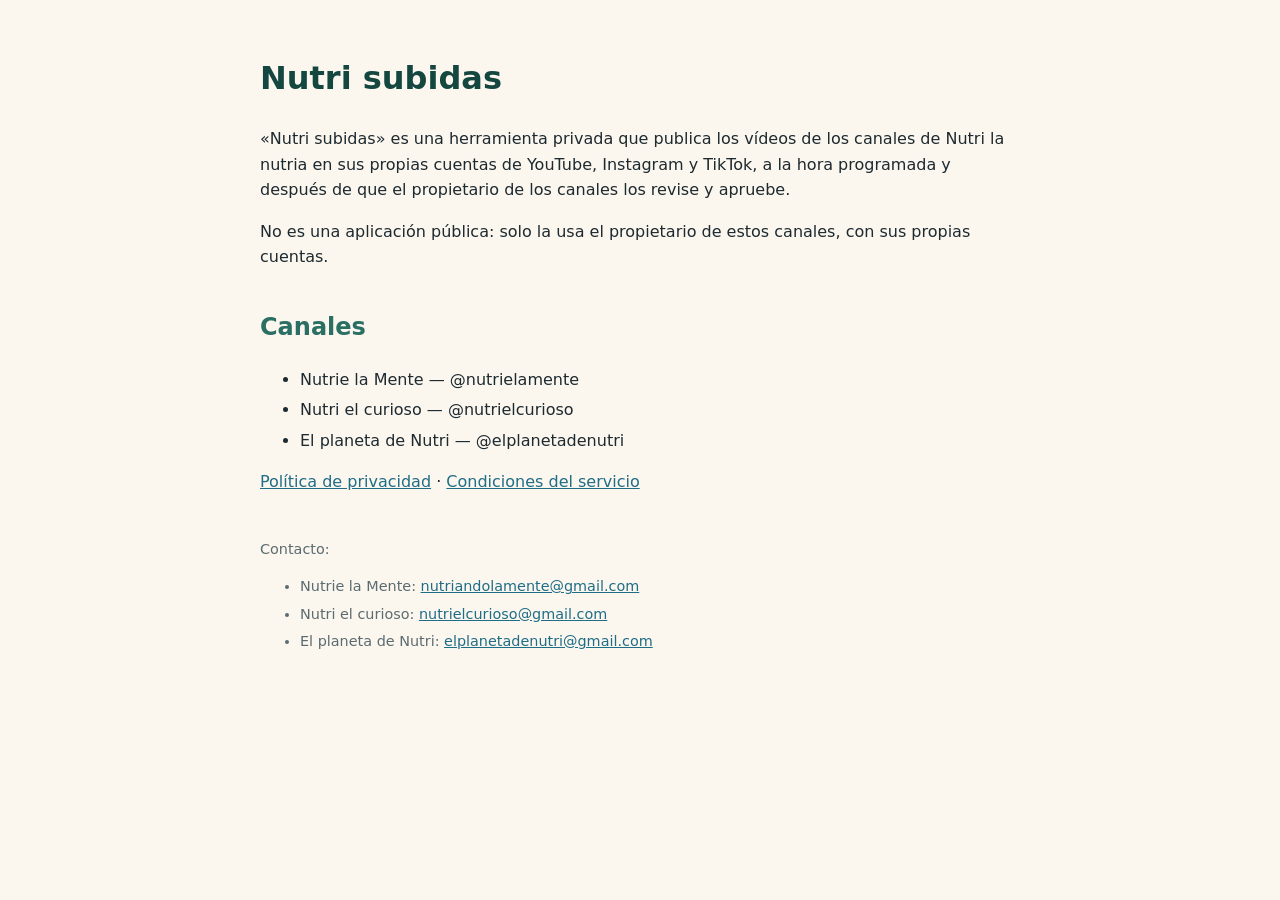
<file: index.html>
<!doctype html><html lang="es"><head><meta charset="utf-8"><meta name="viewport" content="width=device-width,initial-scale=1">
<title>Nutri subidas</title><link rel="stylesheet" href="estilo.css"></head><body>
<h1>Nutri subidas</h1>
<p>«Nutri subidas» es una herramienta privada que publica los vídeos de los canales de Nutri la nutria en sus propias cuentas de YouTube, Instagram y TikTok, a la hora programada y después de que el propietario de los canales los revise y apruebe.</p>
<p>No es una aplicación pública: solo la usa el propietario de estos canales, con sus propias cuentas.</p>
<h2>Canales</h2>
<ul class="canales"><li>Nutrie la Mente — @nutrielamente</li><li>Nutri el curioso — @nutrielcurioso</li><li>El planeta de Nutri — @elplanetadenutri</li></ul>
<p><a href="privacidad.html">Política de privacidad</a> · <a href="condiciones.html">Condiciones del servicio</a></p>
<footer>Contacto:<ul class="canales"><li>Nutrie la Mente: <a href="mailto:nutriandolamente@gmail.com">nutriandolamente@gmail.com</a></li><li>Nutri el curioso: <a href="mailto:nutrielcurioso@gmail.com">nutrielcurioso@gmail.com</a></li><li>El planeta de Nutri: <a href="mailto:elplanetadenutri@gmail.com">elplanetadenutri@gmail.com</a></li></ul></footer></body></html>
</file>
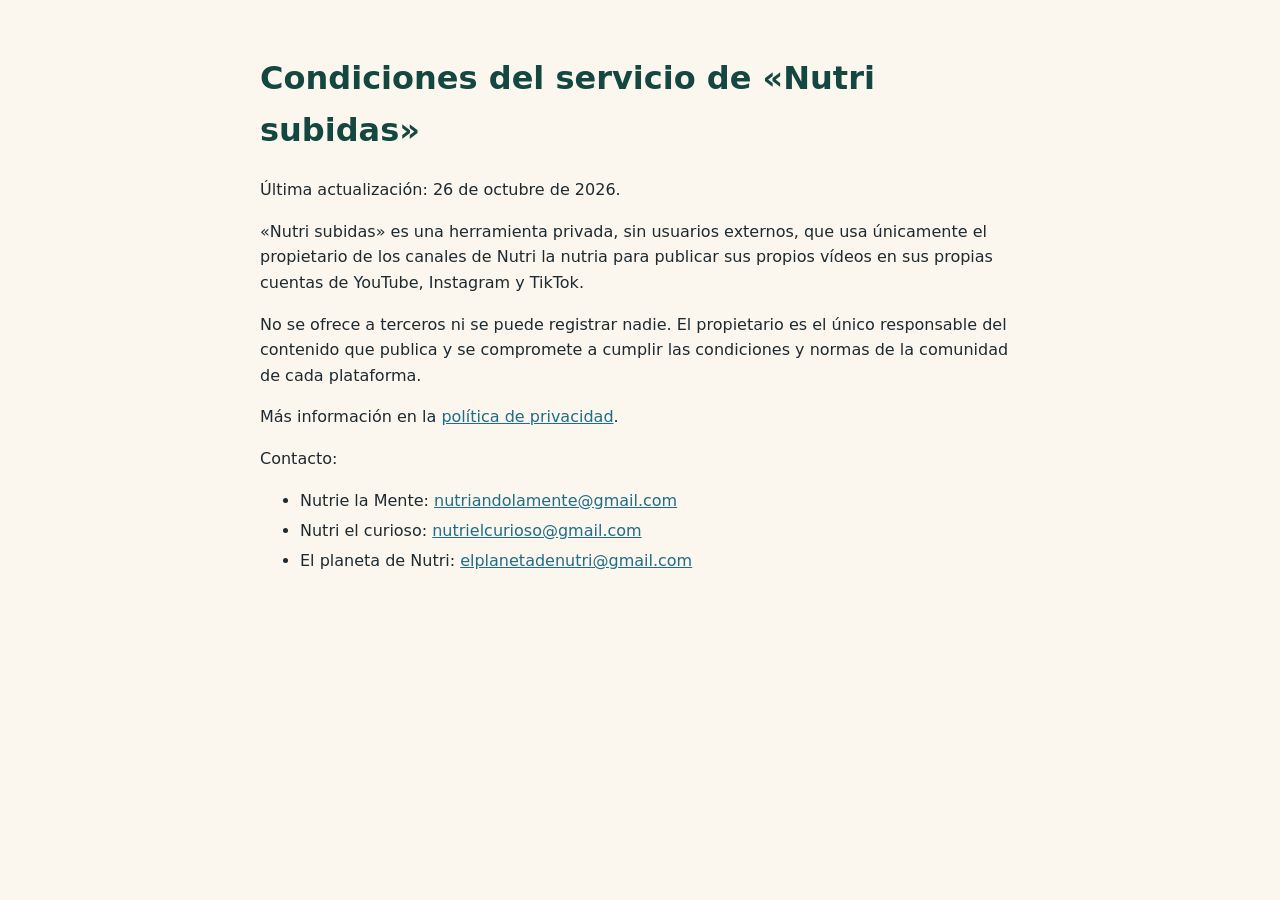
<file: condiciones.html>
<!doctype html><html lang="es"><head><meta charset="utf-8"><meta name="viewport" content="width=device-width,initial-scale=1">
<title>Condiciones del servicio</title><link rel="stylesheet" href="estilo.css"></head><body>
<h1>Condiciones del servicio de «Nutri subidas»</h1>
<p>Última actualización: 26 de octubre de 2026.</p>
<p>«Nutri subidas» es una herramienta privada, sin usuarios externos, que usa únicamente el propietario de los canales de Nutri la nutria para publicar sus propios vídeos en sus propias cuentas de YouTube, Instagram y TikTok.</p>
<p>No se ofrece a terceros ni se puede registrar nadie. El propietario es el único responsable del contenido que publica y se compromete a cumplir las condiciones y normas de la comunidad de cada plataforma.</p>
<p>Más información en la <a href="privacidad.html">política de privacidad</a>.</p>
<p>Contacto:</p><ul class="canales"><li>Nutrie la Mente: <a href="mailto:nutriandolamente@gmail.com">nutriandolamente@gmail.com</a></li><li>Nutri el curioso: <a href="mailto:nutrielcurioso@gmail.com">nutrielcurioso@gmail.com</a></li><li>El planeta de Nutri: <a href="mailto:elplanetadenutri@gmail.com">elplanetadenutri@gmail.com</a></li></ul>
</body></html>
</file>
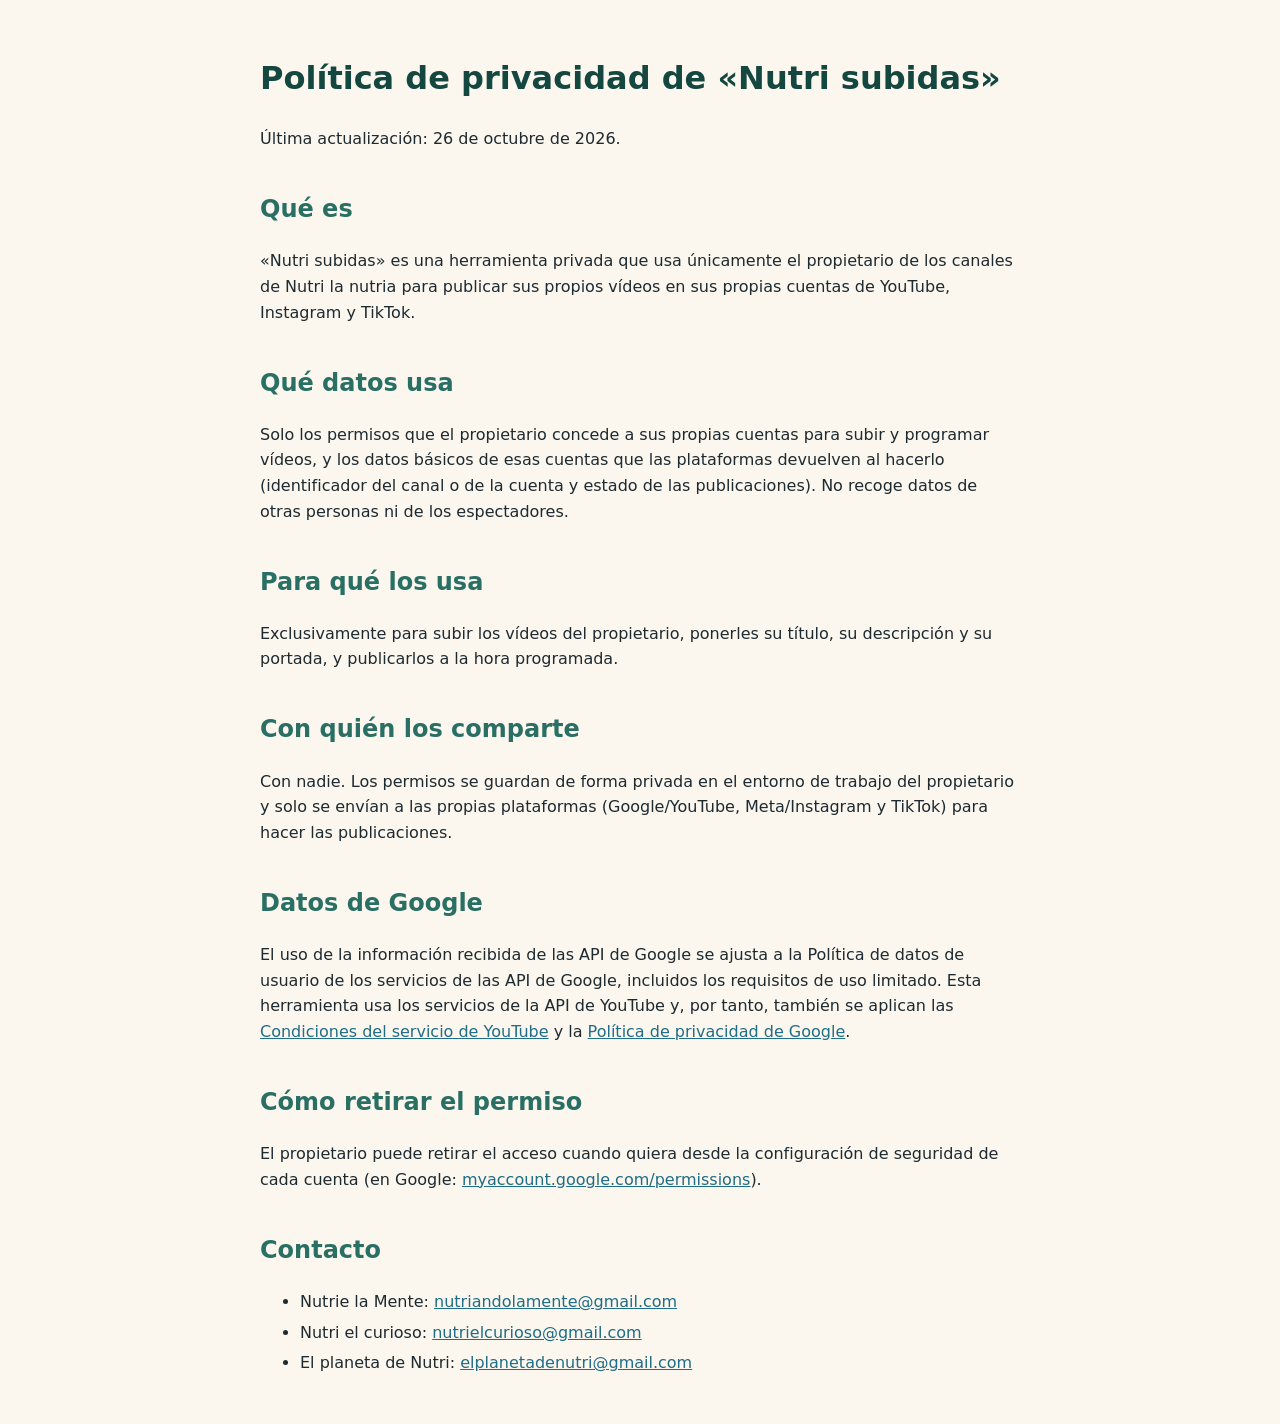
<file: privacidad.html>
<!doctype html><html lang="es"><head><meta charset="utf-8"><meta name="viewport" content="width=device-width,initial-scale=1">
<title>Política de privacidad</title><link rel="stylesheet" href="estilo.css"></head><body>
<h1>Política de privacidad de «Nutri subidas»</h1>
<p>Última actualización: 26 de octubre de 2026.</p>
<h2>Qué es</h2>
<p>«Nutri subidas» es una herramienta privada que usa únicamente el propietario de los canales de Nutri la nutria para publicar sus propios vídeos en sus propias cuentas de YouTube, Instagram y TikTok.</p>
<h2>Qué datos usa</h2>
<p>Solo los permisos que el propietario concede a sus propias cuentas para subir y programar vídeos, y los datos básicos de esas cuentas que las plataformas devuelven al hacerlo (identificador del canal o de la cuenta y estado de las publicaciones). No recoge datos de otras personas ni de los espectadores.</p>
<h2>Para qué los usa</h2>
<p>Exclusivamente para subir los vídeos del propietario, ponerles su título, su descripción y su portada, y publicarlos a la hora programada.</p>
<h2>Con quién los comparte</h2>
<p>Con nadie. Los permisos se guardan de forma privada en el entorno de trabajo del propietario y solo se envían a las propias plataformas (Google/YouTube, Meta/Instagram y TikTok) para hacer las publicaciones.</p>
<h2>Datos de Google</h2>
<p>El uso de la información recibida de las API de Google se ajusta a la Política de datos de usuario de los servicios de las API de Google, incluidos los requisitos de uso limitado. Esta herramienta usa los servicios de la API de YouTube y, por tanto, también se aplican las <a href="https://www.youtube.com/t/terms">Condiciones del servicio de YouTube</a> y la <a href="https://policies.google.com/privacy">Política de privacidad de Google</a>.</p>
<h2>Cómo retirar el permiso</h2>
<p>El propietario puede retirar el acceso cuando quiera desde la configuración de seguridad de cada cuenta (en Google: <a href="https://myaccount.google.com/permissions">myaccount.google.com/permissions</a>).</p>
<h2>Contacto</h2>
<ul class="canales"><li>Nutrie la Mente: <a href="mailto:nutriandolamente@gmail.com">nutriandolamente@gmail.com</a></li><li>Nutri el curioso: <a href="mailto:nutrielcurioso@gmail.com">nutrielcurioso@gmail.com</a></li><li>El planeta de Nutri: <a href="mailto:elplanetadenutri@gmail.com">elplanetadenutri@gmail.com</a></li></ul>
</body></html>
</file>
<file: estilo.css>
body{font-family:system-ui,-apple-system,Segoe UI,Roboto,sans-serif;max-width:760px;margin:0 auto;padding:32px 16px;line-height:1.6;color:#1d2a30;background:#fbf6ee}
h1{color:#14473f}h2{color:#2a6f63;margin-top:1.6em}a{color:#1f6d86}
.canales li{margin:.3em 0}footer{margin-top:3em;font-size:.9em;color:#5b6b70}
</file>
